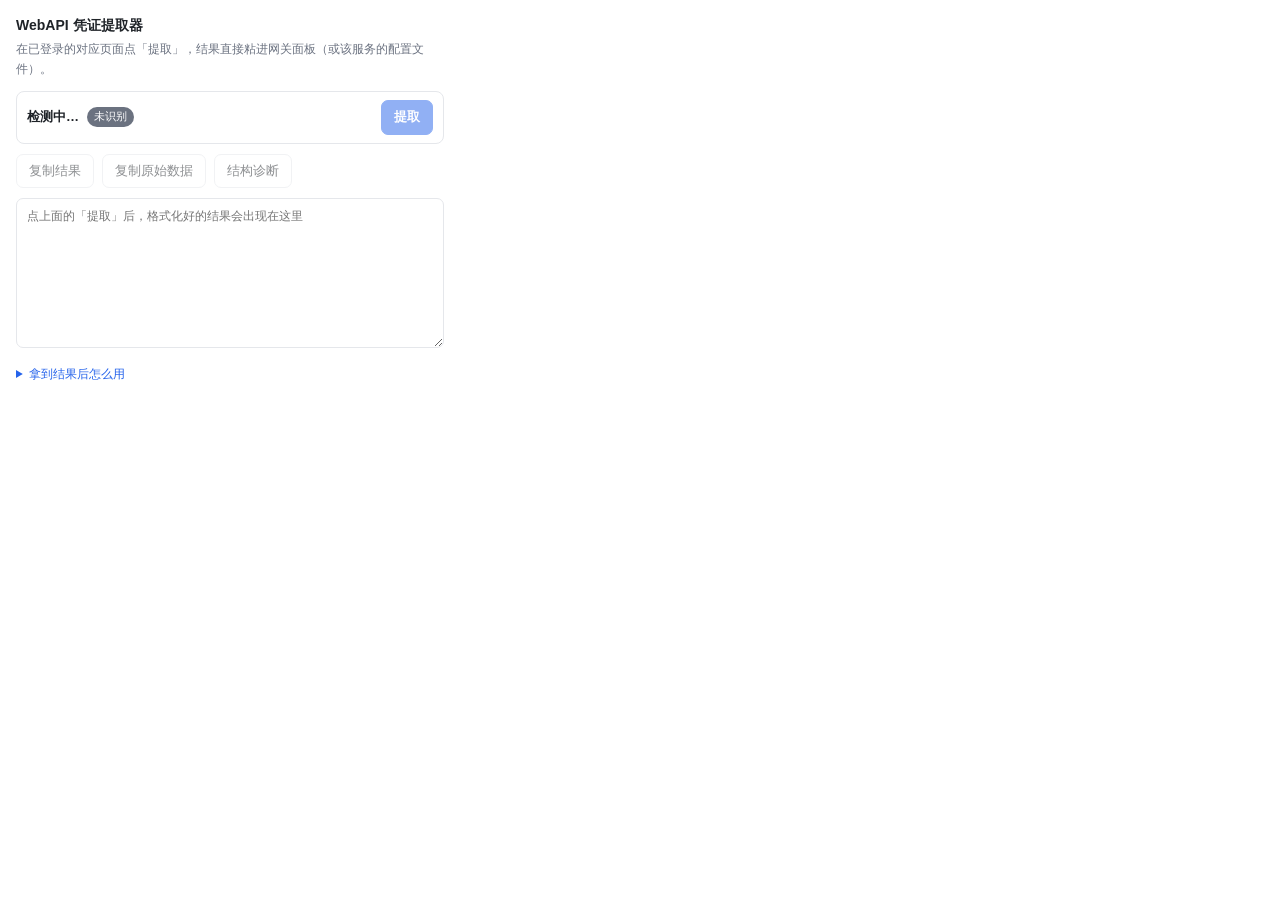
<file: ext/webapi-cred-ext/popup.html>
<!DOCTYPE html>
<html lang="zh-CN">
<head>
<meta charset="utf-8">
<style>
  :root {
    --bg: #ffffff; --fg: #1f2328; --muted: #6b7280;
    --line: #e5e7eb; --accent: #2563eb; --ok: #059669; --warn: #b45309; --danger: #dc2626;
  }
  @media (prefers-color-scheme: dark) {
    :root {
      --bg: #1b1f24; --fg: #e6edf3; --muted: #9aa4b2;
      --line: #30363d; --accent: #4c9aff;
    }
  }
  * { box-sizing: border-box; }
  body {
    width: 460px; margin: 0; padding: 14px 16px 16px;
    background: var(--bg); color: var(--fg);
    font: 13px/1.6 -apple-system, "Segoe UI", "Microsoft YaHei", sans-serif;
  }
  h1 { font-size: 14px; margin: 0 0 4px; }
  .sub { color: var(--muted); font-size: 12px; margin-bottom: 12px; }
  .site {
    display: flex; align-items: center; gap: 8px;
    padding: 8px 10px; border: 1px solid var(--line); border-radius: 8px; margin-bottom: 10px;
  }
  .site .name { font-weight: 600; }
  .badge {
    font-size: 11px; padding: 1px 7px; border-radius: 999px;
    background: var(--accent); color: #fff;
  }
  .badge.off { background: var(--muted); }
  button {
    font: inherit; cursor: pointer; border-radius: 7px; padding: 6px 12px;
    border: 1px solid var(--line); background: transparent; color: var(--fg);
  }
  button.primary { background: var(--accent); border-color: var(--accent); color: #fff; font-weight: 600; }
  button:disabled { opacity: .5; cursor: not-allowed; }
  .row { display: flex; gap: 8px; align-items: center; margin-bottom: 10px; flex-wrap: wrap; }
  textarea {
    width: 100%; height: 150px; resize: vertical; padding: 8px 10px;
    font: 12px/1.55 ui-monospace, Consolas, monospace;
    background: var(--bg); color: var(--fg);
    border: 1px solid var(--line); border-radius: 7px;
  }
  .hint { color: var(--muted); font-size: 12px; }
  .msg { font-size: 12px; margin-top: 6px; }
  .msg.ok { color: var(--ok); }
  .msg.warn { color: var(--warn); }
  .msg.err { color: var(--danger); }
  details { margin-top: 10px; }
  summary { cursor: pointer; color: var(--accent); font-size: 12px; }
  pre {
    white-space: pre-wrap; word-break: break-all; font-size: 11px;
    background: rgba(127,127,127,.08); padding: 8px; border-radius: 6px; margin: 6px 0 0;
  }
  a { color: var(--accent); }
</style>
</head>
<body>
  <h1>WebAPI 凭证提取器</h1>
  <div class="sub">在已登录的对应页面点「提取」，结果直接粘进网关面板（或该服务的配置文件）。</div>

  <div class="site">
    <span class="name" id="siteName">检测中…</span>
    <span class="badge off" id="siteBadge">未识别</span>
    <span style="flex:1"></span>
    <button class="primary" id="btnExtract" disabled>提取</button>
  </div>

  <div class="row">
    <button id="btnCopy" disabled>复制结果</button>
    <button id="btnRaw" disabled>复制原始数据</button>
    <button id="btnStruct" disabled>结构诊断</button>
    <span class="hint" id="fromHint"></span>
  </div>

  <textarea id="out" spellcheck="false" placeholder="点上面的「提取」后，格式化好的结果会出现在这里"></textarea>
  <div class="msg" id="msg"></div>

  <details>
    <summary>拿到结果后怎么用</summary>
    <div class="hint" id="usage"></div>
  </details>

  <script src="popup.js"></script>
</body>
</html>
</file>
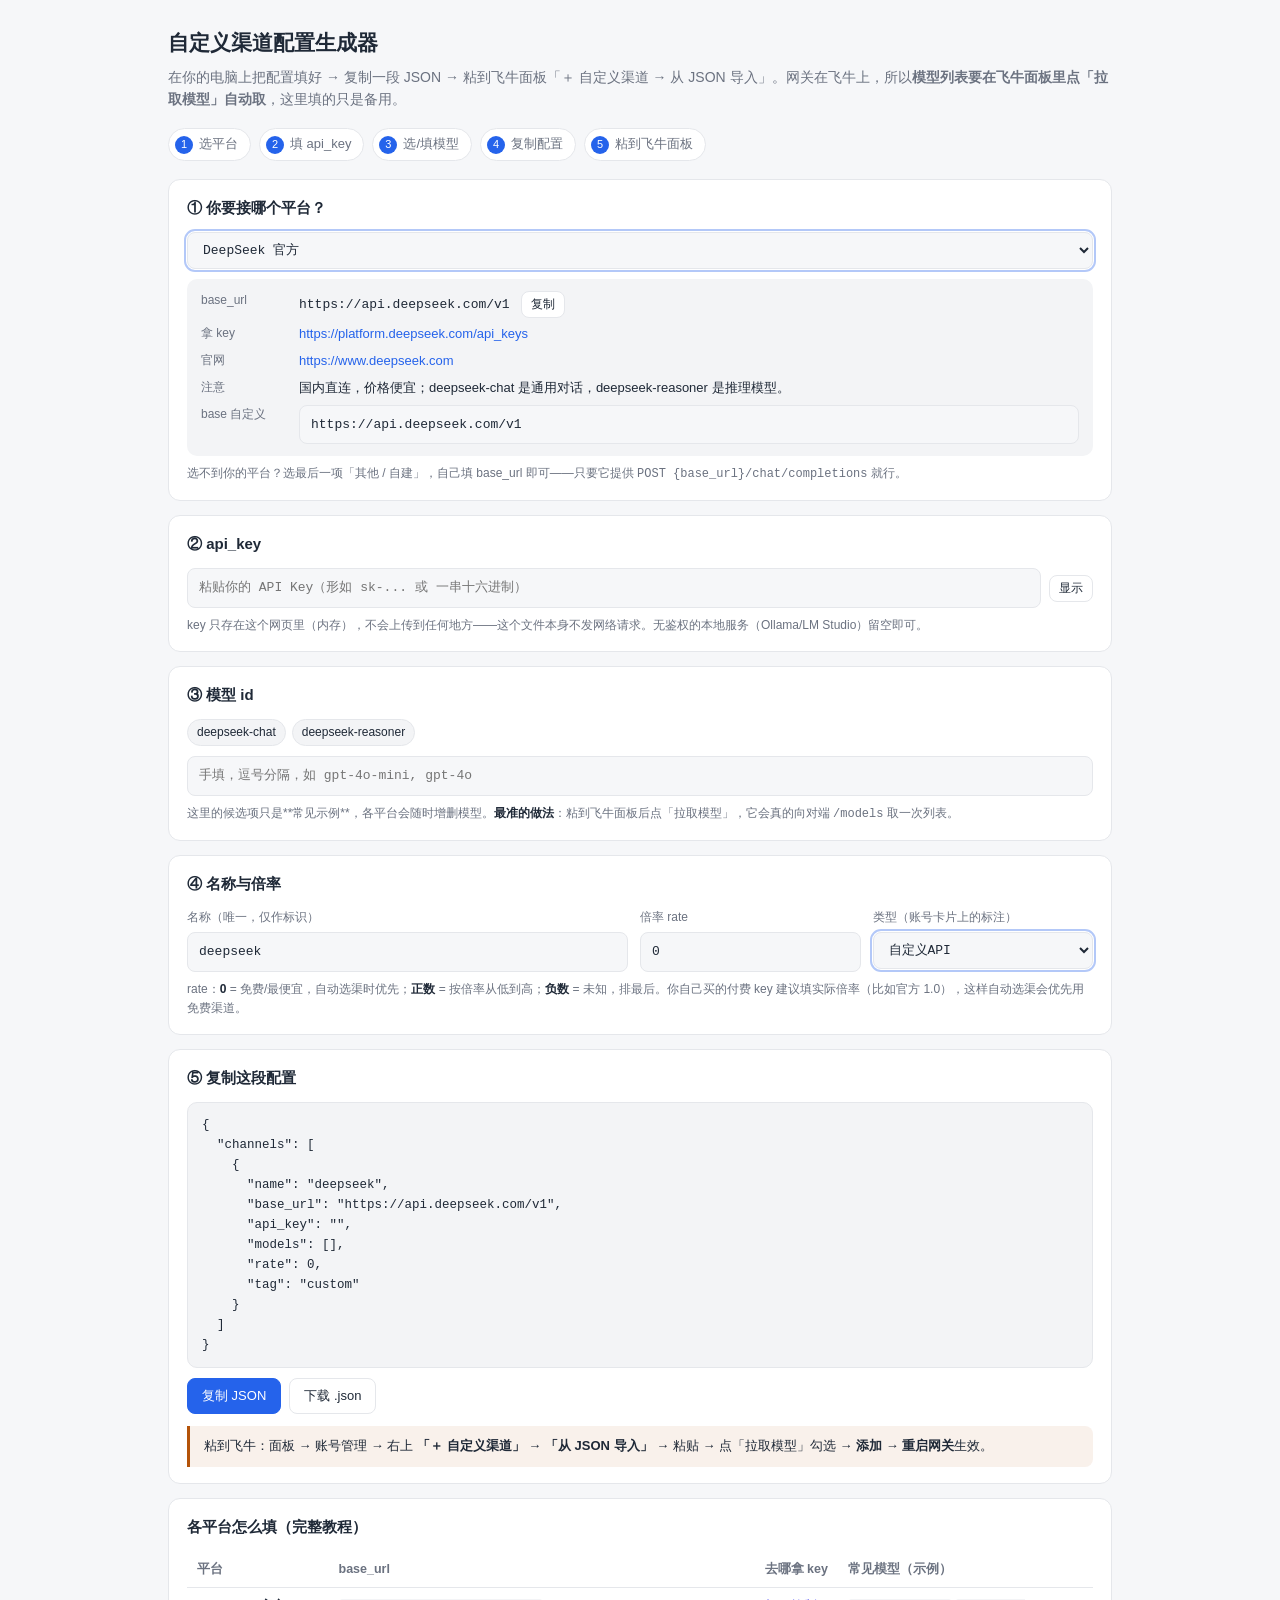
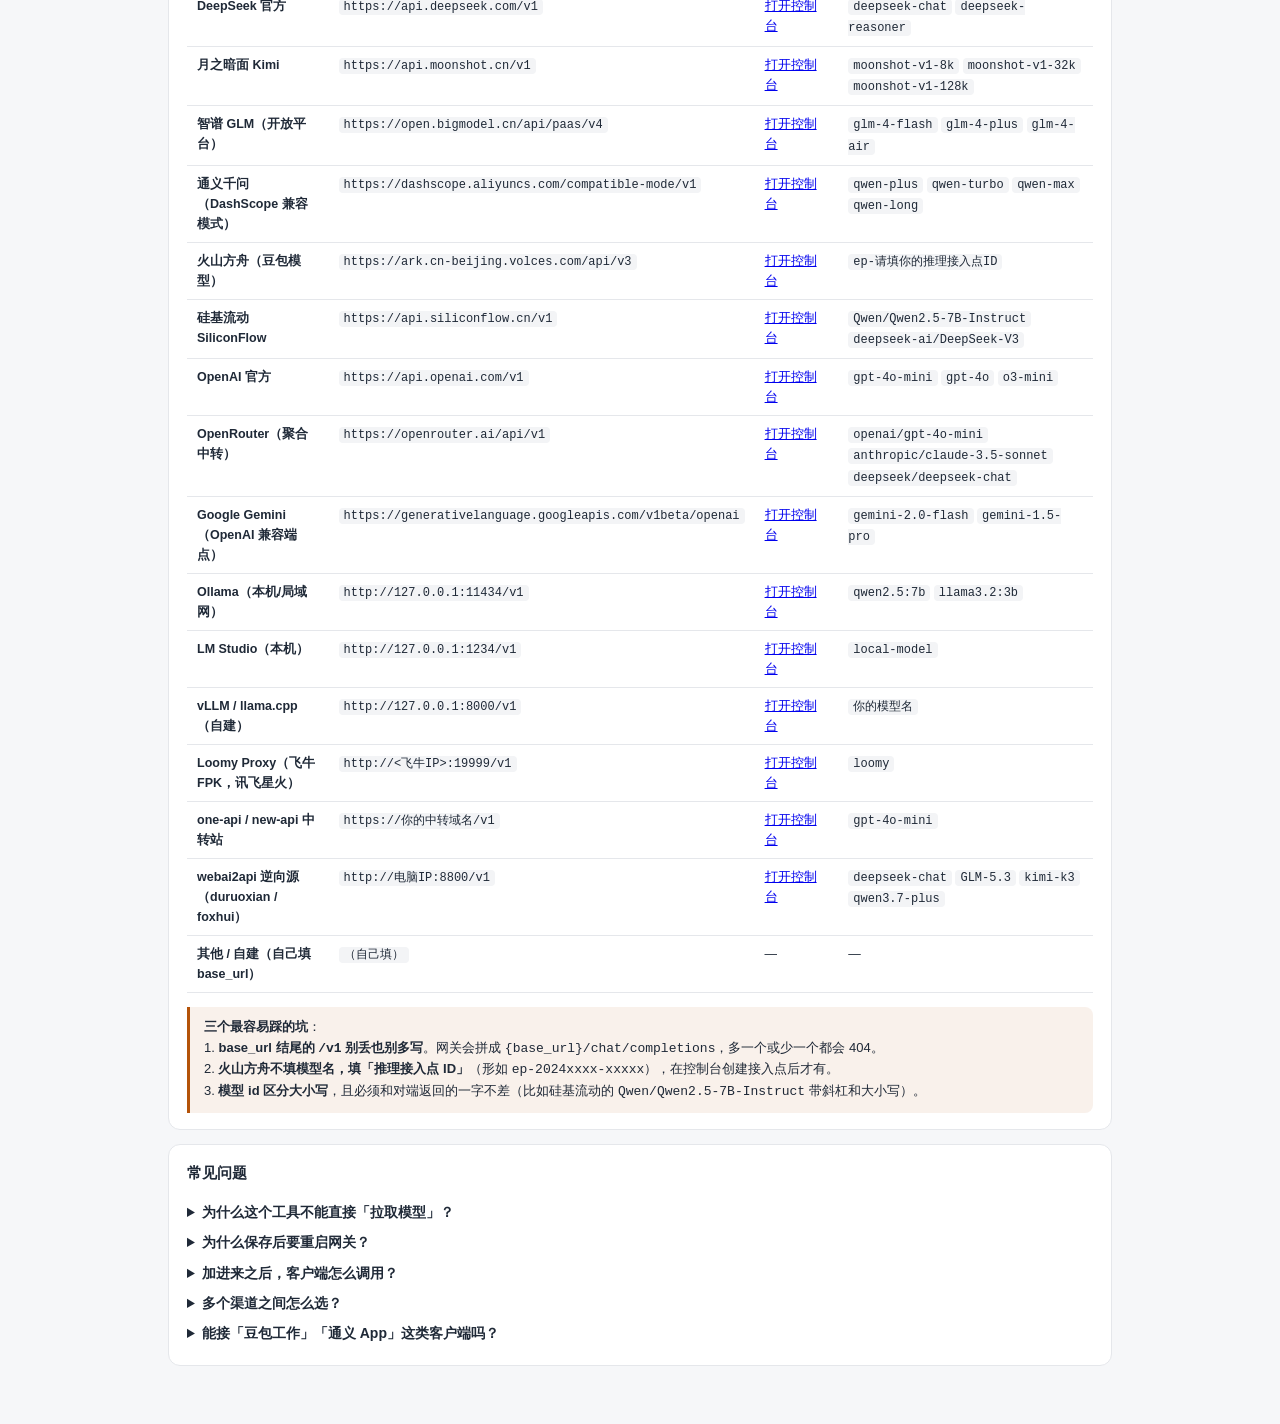
<file: cmd/workbuddy-api/web/custom-channel-helper.html>
<!DOCTYPE html>
<html lang="zh-CN">
<head>
<meta charset="utf-8">
<meta name="viewport" content="width=device-width,initial-scale=1">
<title>自定义渠道配置生成器 · workbuddy-api</title>
<style>
  :root{
    --bg:#f6f7f9; --card:#fff; --fg:#1f2937; --muted:#6b7280; --line:#e5e7eb;
    --pri:#2563eb; --pri-d:#1d4ed8; --ok:#059669; --warn:#b45309; --code:#f3f4f6;
  }
  @media (prefers-color-scheme: dark){
    :root{ --bg:#0f172a; --card:#1e293b; --fg:#e2e8f0; --muted:#94a3b8; --line:#334155;
           --pri:#3b82f6; --pri-d:#2563eb; --ok:#34d399; --warn:#fbbf24; --code:#0b1220; }
  }
  *{box-sizing:border-box}
  body{margin:0;background:var(--bg);color:var(--fg);
       font:14px/1.6 -apple-system,BlinkMacSystemFont,"Segoe UI","Microsoft YaHei",sans-serif;}
  .wrap{max-width:980px;margin:0 auto;padding:26px 18px 60px}
  h1{font-size:21px;margin:0 0 6px}
  .sub{color:var(--muted);margin:0 0 18px}
  .steps{display:flex;gap:8px;flex-wrap:wrap;margin:0 0 18px;padding:0;list-style:none;counter-reset:s}
  .steps li{counter-increment:s;background:var(--card);border:1px solid var(--line);border-radius:999px;
            padding:5px 12px 5px 30px;position:relative;font-size:13px;color:var(--muted)}
  .steps li::before{content:counter(s);position:absolute;left:6px;top:50%;transform:translateY(-50%);
            width:18px;height:18px;border-radius:50%;background:var(--pri);color:#fff;font-size:11px;
            display:flex;align-items:center;justify-content:center}
  .card{background:var(--card);border:1px solid var(--line);border-radius:12px;padding:16px 18px;margin:0 0 14px}
  .card h2{font-size:15px;margin:0 0 12px}
  label.f{display:block;font-size:12px;color:var(--muted);margin:0 0 5px}
  input,select,textarea{width:100%;padding:9px 11px;border:1px solid var(--line);border-radius:8px;
       background:var(--bg);color:var(--fg);font:13px/1.5 ui-monospace,Consolas,monospace}
  input:focus,select,textarea:focus{outline:2px solid color-mix(in srgb,var(--pri) 35%,transparent);outline-offset:1px}
  .grid{display:grid;grid-template-columns:1fr 1fr;gap:12px}
  .grid3{display:grid;grid-template-columns:2fr 1fr 1fr;gap:12px}
  @media(max-width:720px){ .grid,.grid3{grid-template-columns:1fr} }
  .btn{display:inline-flex;align-items:center;gap:6px;padding:8px 14px;border-radius:8px;border:1px solid var(--line);
       background:var(--card);color:var(--fg);cursor:pointer;font-size:13px}
  .btn:hover{border-color:var(--pri)}
  .btn.pri{background:var(--pri);border-color:var(--pri);color:#fff}
  .btn.pri:hover{background:var(--pri-d)}
  .btn.mini{padding:4px 9px;font-size:12px}
  .row{display:flex;gap:8px;align-items:center;flex-wrap:wrap}
  .hint{color:var(--muted);font-size:12px;margin:8px 0 0}
  .hint b{color:var(--fg)}
  .pill{display:inline-flex;align-items:center;gap:5px;padding:3px 9px;border-radius:999px;
        background:var(--code);border:1px solid var(--line);font-size:12px;cursor:pointer;user-select:none}
  .pill.on{background:color-mix(in srgb,var(--pri) 16%,transparent);border-color:var(--pri);color:var(--pri)}
  .chips{display:flex;flex-wrap:wrap;gap:6px;margin:8px 0 0}
  .info{background:var(--code);border-radius:10px;padding:12px 14px;margin:10px 0 0;font-size:13px}
  .info dl{margin:0;display:grid;grid-template-columns:88px 1fr;gap:6px 10px}
  .info dt{color:var(--muted);font-size:12px}
  .info dd{margin:0;word-break:break-all}
  .info a{color:var(--pri);text-decoration:none}
  .info a:hover{text-decoration:underline}
  pre{background:var(--code);border:1px solid var(--line);border-radius:10px;padding:12px 14px;
      overflow:auto;font:12.5px/1.6 ui-monospace,Consolas,monospace;margin:10px 0 0;max-height:280px}
  table{width:100%;border-collapse:collapse;font-size:12.5px}
  th,td{text-align:left;padding:8px 10px;border-bottom:1px solid var(--line);vertical-align:top}
  th{color:var(--muted);font-weight:600;white-space:nowrap}
  td code{background:var(--code);padding:1px 5px;border-radius:4px;font-size:12px}
  details summary{cursor:pointer;font-weight:600;font-size:14px;padding:4px 0}
  .warnbox{border-left:3px solid var(--warn);background:color-mix(in srgb,var(--warn) 8%,transparent);
           padding:10px 14px;border-radius:0 8px 8px 0;margin:12px 0 0;font-size:13px}
  .ok{color:var(--ok)}
</style>
</head>
<body>
<div class="wrap">
  <h1>自定义渠道配置生成器</h1>
  <p class="sub">在你的电脑上把配置填好 → 复制一段 JSON → 粘到飞牛面板「＋ 自定义渠道 → 从 JSON 导入」。网关在飞牛上，所以<b>模型列表要在飞牛面板里点「拉取模型」自动取</b>，这里填的只是备用。</p>

  <ol class="steps">
    <li>选平台</li><li>填 api_key</li><li>选/填模型</li><li>复制配置</li><li>粘到飞牛面板</li>
  </ol>

  <section class="card">
    <h2>① 你要接哪个平台？</h2>
    <select id="platform"></select>
    <div class="info" id="pinfo"></div>
    <p class="hint">选不到你的平台？选最后一项「其他 / 自建」，自己填 base_url 即可——只要它提供 <code>POST {base_url}/chat/completions</code> 就行。</p>
  </section>

  <section class="card">
    <h2>② api_key</h2>
    <div class="row">
      <input id="key" type="password" placeholder="粘贴你的 API Key（形如 sk-... 或 一串十六进制）" style="flex:1;min-width:260px">
      <button class="btn mini" id="toggleKey">显示</button>
    </div>
    <p class="hint">key 只存在这个网页里（内存），不会上传到任何地方——这个文件本身不发网络请求。无鉴权的本地服务（Ollama/LM Studio）留空即可。</p>
  </section>

  <section class="card">
    <h2>③ 模型 id</h2>
    <div class="chips" id="chips"></div>
    <div class="row" style="margin-top:10px">
      <input id="manual" placeholder="手填，逗号分隔，如 gpt-4o-mini, gpt-4o" style="flex:1;min-width:260px">
    </div>
    <p class="hint">这里的候选项只是**常见示例**，各平台会随时增删模型。<b>最准的做法</b>：粘到飞牛面板后点「拉取模型」，它会真的向对端 <code>/models</code> 取一次列表。</p>
  </section>

  <section class="card">
    <h2>④ 名称与倍率</h2>
    <div class="grid3">
      <div>
        <label class="f">名称（唯一，仅作标识）</label>
        <input id="name" placeholder="如 deepseek">
      </div>
      <div>
        <label class="f">倍率 rate</label>
        <input id="rate" type="number" step="0.01" value="0">
      </div>
      <div>
        <label class="f">类型（账号卡片上的标注）</label>
        <select id="tag">
          <option value="custom">自定义API</option>
          <option value="webapi">webAPI（网页版反代）</option>
        </select>
      </div>
    </div>
    <p class="hint">rate：<b>0</b> = 免费/最便宜，自动选渠时优先；<b>正数</b> = 按倍率从低到高；<b>负数</b> = 未知，排最后。你自己买的付费 key 建议填实际倍率（比如官方 1.0），这样自动选渠会优先用免费渠道。</p>
  </section>

  <section class="card">
    <h2>⑤ 复制这段配置</h2>
    <pre id="out"></pre>
    <div class="row" style="margin-top:10px">
      <button class="btn pri" id="copy">复制 JSON</button>
      <button class="btn" id="download">下载 .json</button>
      <span class="hint" id="msg" style="margin:0"></span>
    </div>
    <div class="warnbox">
      粘到飞牛：面板 → 账号管理 → 右上 <b>「＋ 自定义渠道」</b> → <b>「从 JSON 导入」</b> → 粘贴 → 点「拉取模型」勾选 → <b>添加</b> → <b>重启网关</b>生效。
    </div>
  </section>

  <section class="card">
    <h2>各平台怎么填（完整教程）</h2>
    <table>
      <thead><tr><th>平台</th><th>base_url</th><th>去哪拿 key</th><th>常见模型（示例）</th></tr></thead>
      <tbody id="tbl"></tbody>
    </table>
    <div class="warnbox" style="margin-top:14px">
      <b>三个最容易踩的坑</b>：<br>
      1. <b>base_url 结尾的 <code>/v1</code> 别丢也别多写</b>。网关会拼成 <code>{base_url}/chat/completions</code>，多一个或少一个都会 404。<br>
      2. <b>火山方舟不填模型名，填「推理接入点 ID」</b>（形如 <code>ep-2024xxxx-xxxxx</code>），在控制台创建接入点后才有。<br>
      3. <b>模型 id 区分大小写</b>，且必须和对端返回的一字不差（比如硅基流动的 <code>Qwen/Qwen2.5-7B-Instruct</code> 带斜杠和大小写）。
    </div>
  </section>

  <section class="card">
    <h2>常见问题</h2>
    <details><summary>为什么这个工具不能直接「拉取模型」？</summary>
      <p class="hint">因为它是纯本地网页：浏览器访问别的域名时会被 CORS 拦掉（大多数 AI 平台不允许网页跨域调它们的接口）。所以拉取模型这件事交给飞牛上的网关做——它没有 CORS 限制，面板里的「拉取模型」就是干这个的。</p>
    </details>
    <details><summary>为什么保存后要重启网关？</summary>
      <p class="hint">自定义渠道的运行时是在网关启动时按配置装配出来的（每个实例对应池里一个虚拟账号）。改动配置需要重启一次才能生效。重启后可以在「账号管理」看到这个渠道的虚拟账号（带 🔒，不可删除/停用——删除请回「＋ 自定义渠道」弹层里操作）。</p>
    </details>
    <details><summary>加进来之后，客户端怎么调用？</summary>
      <p class="hint">模型名写成 <code>customopenai/&lt;模型id&gt;</code>，例如 <code>customopenai/deepseek-chat</code>。<code>/v1/models</code> 会把这些名字带倍率后缀一起列出来，直接复制即可。</p>
    </details>
    <details><summary>多个渠道之间怎么选？</summary>
      <p class="hint">同一次请求只会走一个账号。多个自定义渠道都声明了同一个模型时，由挑号策略决定（默认"临期优先"，自定义账号额度都是 0，实际按名称排序）；不同模型则按你配的模型集精确匹配，不会串到别的上游。</p>
    </details>
    <details><summary>能接「豆包工作」「通义 App」这类客户端吗？</summary>
      <p class="hint">不能直接接——它们没有开放 API。要接豆包模型请用「火山方舟」（官方 API）；要接网页版逆向项目（如 webai2api 类）也行，只要那个项目对外暴露了 OpenAI 兼容端点，把它的地址填进 base_url 即可。</p>
    </details>
  </section>
</div>

<script>
// 平台表：base 只用官方文档口径，models 仅作示例（真实以 /models 为准）。
const P = [
  { id:"deepseek", label:"DeepSeek 官方", base:"https://api.deepseek.com/v1",
    site:"https://www.deepseek.com", keyUrl:"https://platform.deepseek.com/api_keys",
    models:["deepseek-chat","deepseek-reasoner"], tip:"国内直连，价格便宜；deepseek-chat 是通用对话，deepseek-reasoner 是推理模型。" },
  { id:"kimi", label:"月之暗面 Kimi", base:"https://api.moonshot.cn/v1",
    site:"https://platform.moonshot.cn", keyUrl:"https://platform.moonshot.cn/console/api-keys",
    models:["moonshot-v1-8k","moonshot-v1-32k","moonshot-v1-128k"], tip:"长文本强项；模型名里的 8k/32k/128k 是上下文长度档位。" },
  { id:"zhipu", label:"智谱 GLM（开放平台）", base:"https://open.bigmodel.cn/api/paas/v4",
    site:"https://bigmodel.cn", keyUrl:"https://bigmodel.cn/usercenter/proj-mgmt/apikeys",
    models:["glm-4-flash","glm-4-plus","glm-4-air"], tip:"注意 base_url 结尾是 /v4 不是 /v1（这是它自己的版本号，照样兼容 OpenAI 协议）。glm-4-flash 有免费额度。" },
  { id:"qwen", label:"通义千问（DashScope 兼容模式）", base:"https://dashscope.aliyuncs.com/compatible-mode/v1",
    site:"https://bailian.console.aliyun.com", keyUrl:"https://bailian.console.aliyun.com/?tab=model#/api-key",
    models:["qwen-plus","qwen-turbo","qwen-max","qwen-long"], tip:"必须用「兼容模式」这个路径，普通 DashScope 路径不兼容 OpenAI 协议。" },
  { id:"ark", label:"火山方舟（豆包模型）", base:"https://ark.cn-beijing.volces.com/api/v3",
    site:"https://console.volcengine.com/ark", keyUrl:"https://console.volcengine.com/ark/region:ark+cn-beijing/apiKey",
    models:["ep-请填你的推理接入点ID"], tip:"模型位置填「推理接入点 ID」（ep- 开头），不是模型名——先在控制台「在线推理」里创建接入点。" },
  { id:"siliconflow", label:"硅基流动 SiliconFlow", base:"https://api.siliconflow.cn/v1",
    site:"https://cloud.siliconflow.cn", keyUrl:"https://cloud.siliconflow.cn/account/ak",
    models:["Qwen/Qwen2.5-7B-Instruct","deepseek-ai/DeepSeek-V3"], tip:"模型 id 带「厂商/模型」斜杠且区分大小写；部分小模型免费。" },
  { id:"openai", label:"OpenAI 官方", base:"https://api.openai.com/v1",
    site:"https://platform.openai.com", keyUrl:"https://platform.openai.com/api-keys",
    models:["gpt-4o-mini","gpt-4o","o3-mini"], tip:"国内直连通常需要代理，可在面板「设置 → 渠道上游代理」给这个渠道单独配代理。" },
  { id:"openrouter", label:"OpenRouter（聚合中转）", base:"https://openrouter.ai/api/v1",
    site:"https://openrouter.ai", keyUrl:"https://openrouter.ai/settings/keys",
    models:["openai/gpt-4o-mini","anthropic/claude-3.5-sonnet","deepseek/deepseek-chat"], tip:"一个 key 可调上百家模型，模型名带厂商前缀；有少量免费模型（名字带 :free）。" },
  { id:"gemini", label:"Google Gemini（OpenAI 兼容端点）", base:"https://generativelanguage.googleapis.com/v1beta/openai",
    site:"https://aistudio.google.com", keyUrl:"https://aistudio.google.com/apikey",
    models:["gemini-2.0-flash","gemini-1.5-pro"], tip:"一定用 /v1beta/openai 这个兼容端点，原生路径不兼容 OpenAI 协议。" },
  { id:"ollama", label:"Ollama（本机/局域网）", base:"http://127.0.0.1:11434/v1",
    site:"https://ollama.com", keyUrl:"https://ollama.com/download",
    models:["qwen2.5:7b","llama3.2:3b"], tip:"无需 key。注意：网关跑在飞牛上，所以 127.0.0.1 指的是飞牛自己；电脑上的 Ollama 要填电脑的局域网 IP，如 http://192.168.1.50:11434/v1。" },
  { id:"lmstudio", label:"LM Studio（本机）", base:"http://127.0.0.1:1234/v1",
    site:"https://lmstudio.ai", keyUrl:"https://lmstudio.ai",
    models:["local-model"], tip:"无需 key；先在 LM Studio 里开启 Local Server。同样注意 127.0.0.1 的归属问题。" },
  { id:"vllm", label:"vLLM / llama.cpp（自建）", base:"http://127.0.0.1:8000/v1",
    site:"https://docs.vllm.ai", keyUrl:"https://docs.vllm.ai",
    models:["你的模型名"], tip:"端口按你的启动参数改（vLLM 默认 8000、llama.cpp server 默认 8080 但需 --api 或 /v1 兼容模式）。" },
  { id:"loomyproxy", label:"Loomy Proxy（飞牛 FPK，讯飞星火）", base:"http://<飞牛IP>:19999/v1",
    site:"https://github.com/narrator-z/FnDepot/tree/main/loomyproxy", keyUrl:"https://github.com/narrator-z/FnDepot/tree/main/loomyproxy",
    models:["loomy"], tag:"webapi",
    tip:"别人已做好的 fnOS FPK（装到飞牛即可，端口 19999）。登录态是 HttpOnly Cookie，必须在电脑上跑 playwright 扫码登录，把生成的 loomy-profile 目录整份拷到飞牛的数据目录，过期再重做一次。模型名按它 /v1/models 返回的填。" },
  { id:"oneapi", label:"one-api / new-api 中转站", base:"https://你的中转域名/v1",
    site:"https://github.com/songquanpeng/one-api", keyUrl:"https://你的中转域名",
    models:["gpt-4o-mini"], tip:"令牌在站点「令牌」页生成；模型名按站点「渠道」页支持的写。" },
  { id:"webai2api", label:"webai2api 逆向源（duruoxian / foxhui）", base:"http://电脑IP:8800/v1",
    site:"https://github.com/duruoxian/webai2api", keyUrl:"https://github.com/duruoxian/webai2api/releases",
    models:["deepseek-chat","GLM-5.3","kimi-k3","qwen3.7-plus"], tag:"webapi",
    tip:"把网页版 AI 反代成 OpenAI 兼容 API 的项目。关键：它跑在你的电脑上，网关在飞牛上，所以 base_url 必须填电脑的局域网 IP（如 192.168.1.50:8800），不能填 127.0.0.1；并在电脑防火墙放行该端口。key 用它面板生成的 sk-..." },
  { id:"custom", label:"其他 / 自建（自己填 base_url）", base:"", site:"", keyUrl:"",
    models:[], tip:"只要它提供 POST {base_url}/chat/completions 且回 OpenAI 格式就能接。" },
];

const $ = (id) => document.getElementById(id);
let picked = new Set();

function init(){
  const sel = $("platform");
  P.forEach((p,i)=>{ const o=document.createElement("option"); o.value=i; o.textContent=p.label; sel.appendChild(o); });
  $("tbl").innerHTML = P.map(p=>`<tr>
      <td><b>${esc(p.label)}</b></td>
      <td><code>${esc(p.base||"（自己填）")}</code></td>
      <td>${p.keyUrl?`<a href="${esc(p.keyUrl)}" target="_blank" rel="noreferrer">打开控制台</a>`:"—"}</td>
      <td>${p.models.length?p.models.map(m=>`<code>${esc(m)}</code>`).join(" "):"—"}</td>
    </tr>`).join("");
  sel.onchange = ()=>apply(parseInt(sel.value,10));
  apply(0);
  $("toggleKey").onclick = ()=>{ const k=$("key"); const t=k.type==="password"; k.type=t?"text":"password"; $("toggleKey").textContent=t?"隐藏":"显示"; };
  ["key","manual","name","rate"].forEach(id=>$(id).addEventListener("input",render));
  if ($("tag")) $("tag").addEventListener("change", render);
  $("copy").onclick = copy;
  $("download").onclick = download;
  render();
}

function apply(i){
  const p = P[i] || P[P.length-1];
  picked = new Set();
  $("name").value = p.id === "custom" ? "" : p.id;
  if (p.base) { /* base 直接体现在输出里 */ }
  $("manual").value = "";
  if ($("tag")) $("tag").value = p.tag || "custom";
  $("pinfo").innerHTML = `<dl>
      <dt>base_url</dt><dd><code>${esc(p.base||"（在下面自己填）")}</code>
        ${p.base?'<button class="btn mini" id="fillBase" style="margin-left:8px">复制</button>':""}</dd>
      <dt>拿 key</dt><dd>${p.keyUrl?`<a href="${esc(p.keyUrl)}" target="_blank" rel="noreferrer">${esc(p.keyUrl)}</a>`:"无需 key"}</dd>
      <dt>官网</dt><dd>${p.site?`<a href="${esc(p.site)}" target="_blank" rel="noreferrer">${esc(p.site)}</a>`:"—"}</dd>
      <dt>注意</dt><dd>${esc(p.tip)}</dd>
      <dt>base 自定义</dt><dd><input id="baseCustom" placeholder="${esc(p.base||"http://127.0.0.1:8800/v1")}" value="${esc(p.base)}"></dd>
    </dl>`;
  const fb=$("fillBase"); if(fb) fb.onclick=()=>{ navigator.clipboard.writeText(p.base); $("msg").textContent="base_url 已复制"; };
  $("baseCustom").addEventListener("input", render);
  // 模型 chips
  $("chips").innerHTML = p.models.map(m=>`<span class="pill" data-m="${esc(m)}">${esc(m)}</span>`).join("")
    || `<span class="hint" style="margin:0">这个平台没有预置模型，请手填或在飞牛面板点「拉取模型」</span>`;
  $("chips").querySelectorAll(".pill").forEach(el=>{
    el.onclick = ()=>{ const m=el.dataset.m; if(picked.has(m)){picked.delete(m);el.classList.remove("on");} else {picked.add(m);el.classList.add("on");} render(); };
  });
  render();
}

function currentBase(){
  const el=$("baseCustom");
  return (el && el.value || "").trim().replace(/\/+$/,"");
}

function currentModels(){
  const manual = $("manual").value.split(/[,\s]+/).map(s=>s.trim()).filter(Boolean);
  return [...new Set([...picked, ...manual])];
}

function render(){
  const ch = {
    name: $("name").value.trim() || "custom",
    base_url: currentBase(),
    api_key: $("key").value.trim(),
    models: currentModels(),
    rate: Number.isFinite(parseFloat($("rate").value)) ? parseFloat($("rate").value) : 0,
    tag: ($("tag") && $("tag").value) || "custom",
  };
  $("out").textContent = JSON.stringify({ channels:[ch] }, null, 2);
}

async function copy(){
  const txt = $("out").textContent;
  try{ await navigator.clipboard.writeText(txt); $("msg").textContent="已复制 ✓"; }
  catch{
    // file:// 打开时 navigator.clipboard 常被禁用，退回到 execCommand
    const ta = document.createElement("textarea");
    ta.value = txt; ta.style.position="fixed"; ta.style.opacity="0";
    document.body.appendChild(ta); ta.select();
    try{ document.execCommand("copy"); $("msg").textContent="已复制 ✓"; }
    catch{ $("msg").textContent="复制失败，请手动全选下面这段"; }
    ta.remove();
  }
  setTimeout(()=>$("msg").textContent="",2500);
}

function download(){
  const blob = new Blob([$("out").textContent], {type:"application/json"});
  const a = document.createElement("a");
  a.href = URL.createObjectURL(blob);
  a.download = "custom-channel.json";
  a.click();
  URL.revokeObjectURL(a.href);
}

function esc(s){ return String(s==null?"":s).replace(/[&<>"']/g, c=>({"&":"&amp;","<":"&lt;",">":"&gt;",'"':"&quot;","'":"&#39;"}[c])); }

init();
</script>
</body>
</html>
</file>
